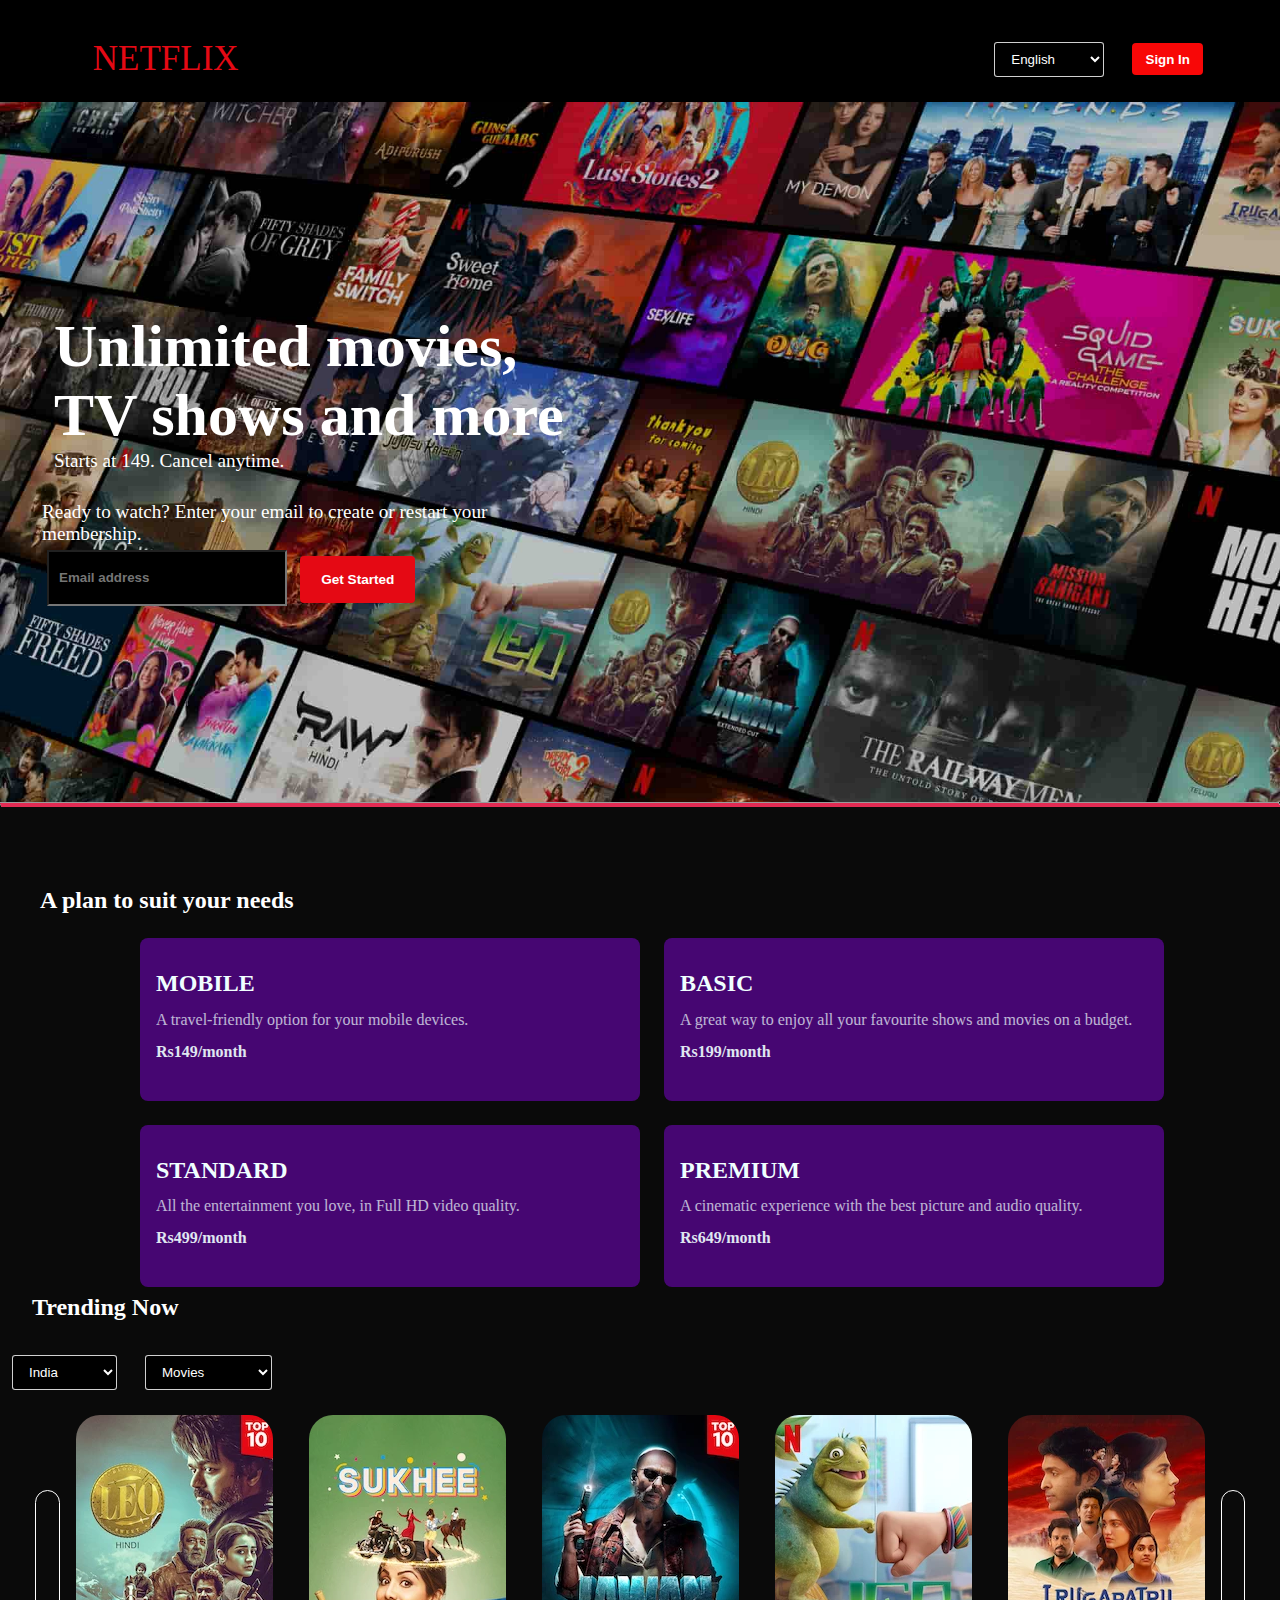
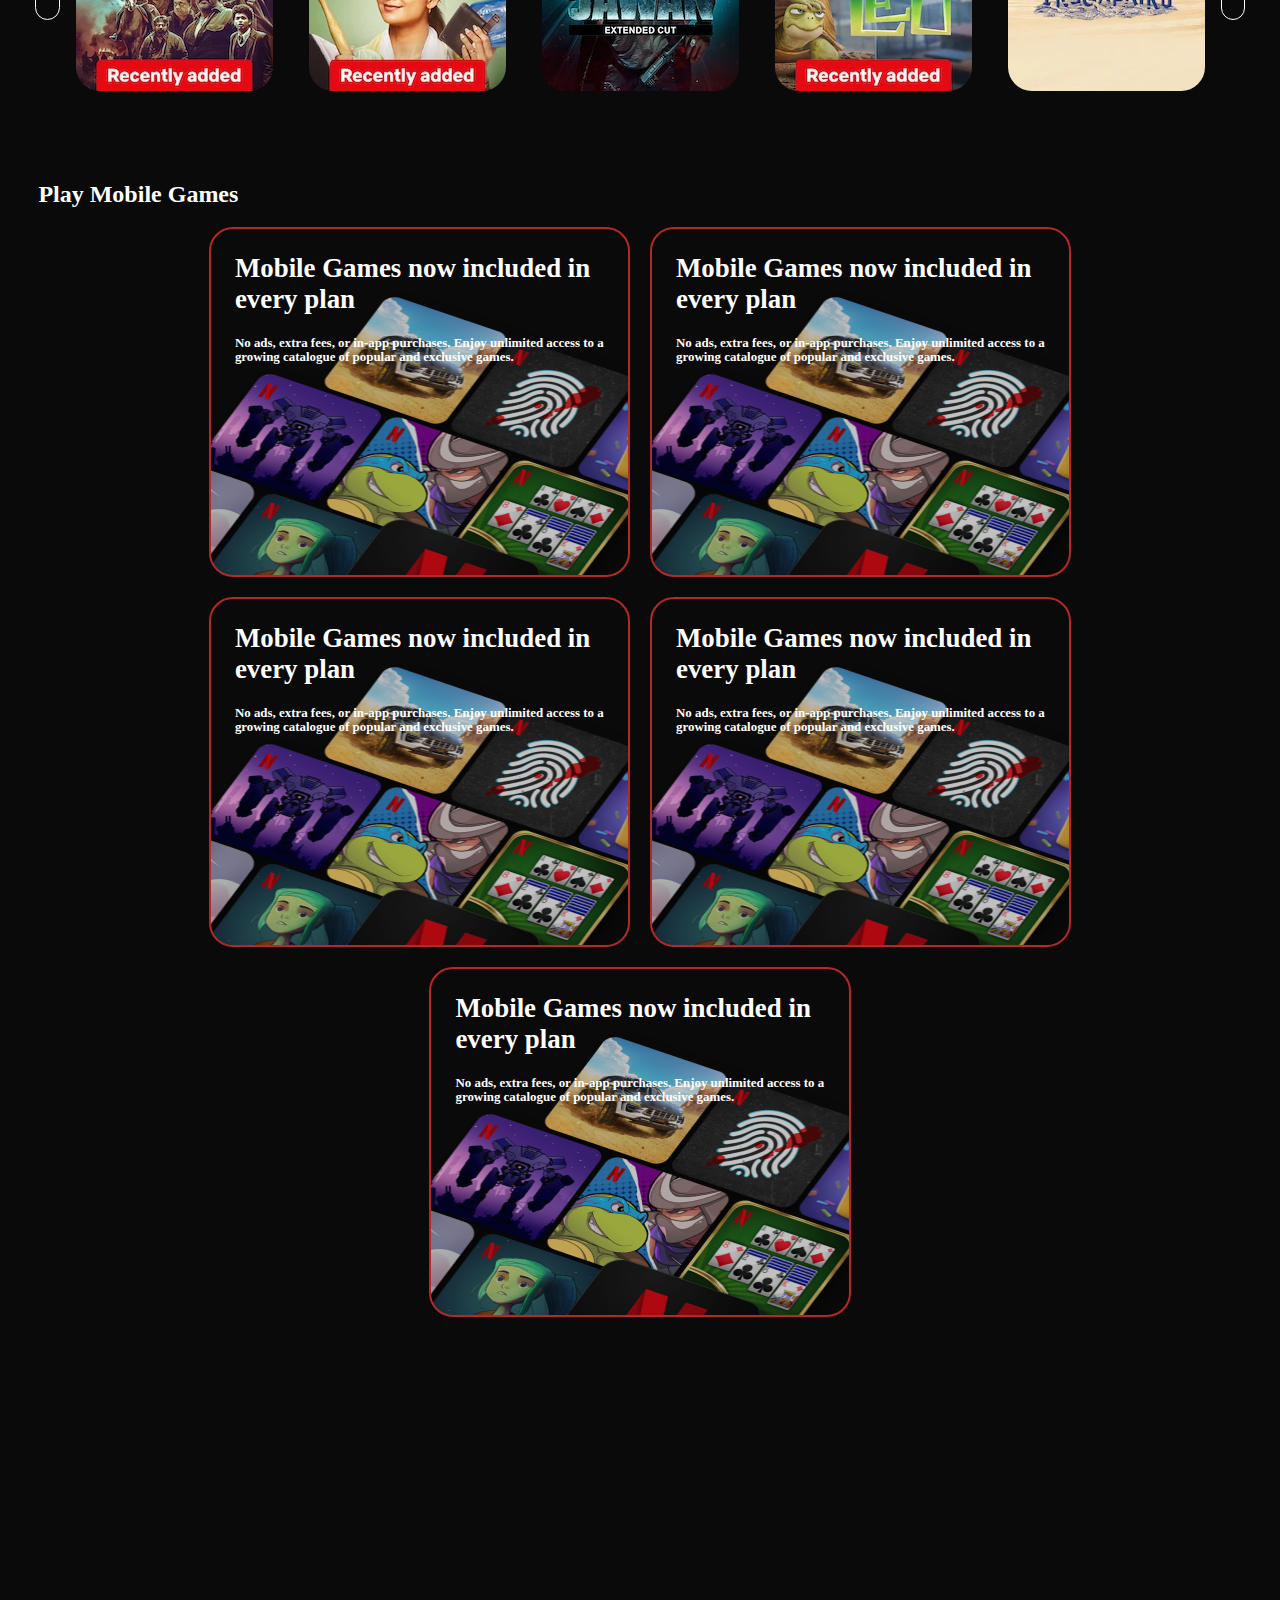
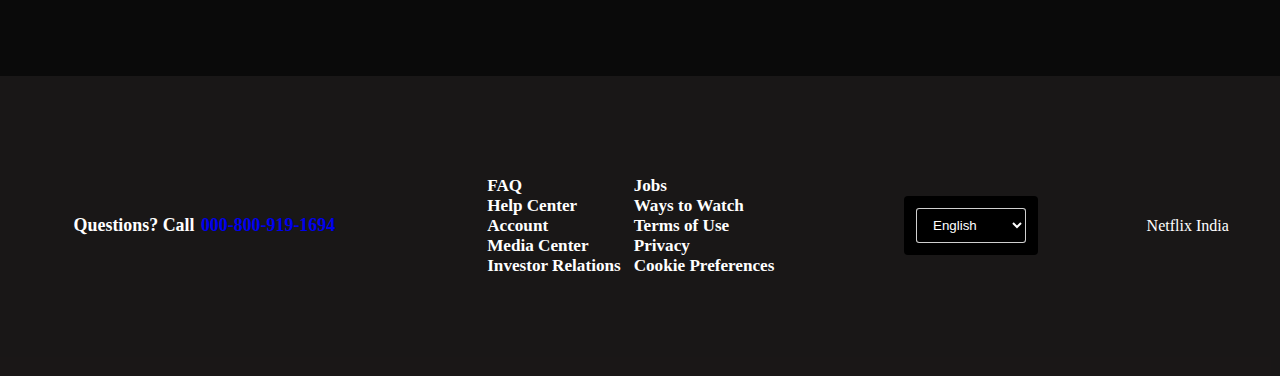
<file: index.html>
<!DOCTYPE html>
<html lang="en">
<head>
    <meta charset="UTF-8">
    <meta name="viewport" content="width=device-width, initial-scale=1.0">
    <title>Netflix Clone Project</title>
    <link rel="stylesheet" href="styles.css">
    <link rel="stylesheet" href="https://cdnjs.cloudflare.com/ajax/libs/font-awesome/6.5.0/css/all.min.css" integrity="sha512-Avb2QiuDEEvB4bZJYdft2mNjVShBftLdPG8FJ0V7irTLQ8Uo0qcPxh4Plq7G5tGm0rU+1SPhVotteLpBERwTkw==" crossorigin="anonymous" referrerpolicy="no-referrer" />
</head>
<body>
    <header>
        <div class="navbar">
            <div class="netflix-logo">NETFLIX</div>
            <div class="nav-link">
                <div class="translate">
                    <i class="fa-solid fa-language"></i>
                <select>
                    <option>English</option>
                    <option>Hindi</option>
                </select>
            </div>
            <div class="sign">
                <button>Sign In</button>
            </div>
            </div>
        </div>

        
        <div class="main">
            <div class="header2">
                <div class="main-content">
            <h2>Unlimited movies, TV shows and more</h2>
            <p>Starts at <span><i class="fa-solid fa-indian-rupee-sign"></i></span>149. Cancel anytime.</p>
        </div>
        <div class="email-section">
            <p>Ready to watch? Enter your email to create or restart your membership.</p>
            <label for="email"></label>
            <input type="email" id="email" name="usermail" placeholder="Email address" />
           <div class="button2">
            <button>Get Started <i class="fa-solid fa-chevron-right"></i></button>
        </div>
        </div>
        </div>
    </div>
    </header>
  <hr/>
      <div class="box">
        <h2>A plan to suit your needs</h2>
        <div class="card">
            <div class="card-content">
                <h2>MOBILE</h2>
                 <p>A travel-friendly option for your mobile devices.</p>
                 <h4 style="opacity: 0.9;">Rs149/month</h4>
            </div>
            <div class="card">
                <div class="card-content">
                    <h2>BASIC</h2>
                    <p>A great way to enjoy all your favourite shows and movies on a budget.</p>
                    <h4 style="opacity: 0.9;">Rs199/month</h4>
                </div>
            </div>
            <div class="card">
                <div class="card-content">
                    <h2>STANDARD</h2>
                    <p>All the entertainment you love, in Full HD video quality.</p>
                    <h4 style="opacity: 0.9;">Rs499/month</h4>
                </div>
            </div>
            <div class="card">
                <div class="card-content">
                    <h2>PREMIUM</h2>
                    <p>A cinematic experience with the best picture and audio quality.</p>
                    <h4 style="opacity: 0.9;">Rs649/month</h4>
                </div>
            </div>
        </div>
    </div>

    <div class="trend-box">
     <h2>Trending Now</h2>
     <div class="trend-select">
        <select>
            <option>India</option>
            <option>Global</option>
        </select>
        <select>
            <option>Movies</option>
            <option>TV Shows</option>
        </select>
     </div>
       <div class="trend-play">
        <button><i class="fa-solid fa-chevron-left"></i></button>
        <span class="cards">
            <img src="./netAsset/card1.webp">
            <img src="./netAsset/card2.webp">
            <img src="./netAsset/card3.webp">
            <img src="./netAsset/card4.webp">
            <img src="./netAsset/card5.webp">
        </span>
        <button><i class="fa-solid fa-chevron-right"></i></button>
       </div>
    </div>

    <div class="games">
        <h2>Play Mobile Games</h2>
        <div class="game-container">
        <div class="game-card">
            <h3>Mobile Games now included in every plan</h3>
            <p>No ads, extra fees, or in-app purchases. Enjoy unlimited access to a growing catalogue of popular and exclusive games.</p>
        </div>
        <div class="game-card">
            <h3>Mobile Games now included in every plan</h3>
            <p>No ads, extra fees, or in-app purchases. Enjoy unlimited access to a growing catalogue of popular and exclusive games.</p>
        </div>
        <div class="game-card">
            <h3>Mobile Games now included in every plan</h3>
            <p>No ads, extra fees, or in-app purchases. Enjoy unlimited access to a growing catalogue of popular and exclusive games.</p>
        </div>
        <div class="game-card">
            <h3>Mobile Games now included in every plan</h3>
            <p>No ads, extra fees, or in-app purchases. Enjoy unlimited access to a growing catalogue of popular and exclusive games.</p>
        </div>
        <div class="game-card">
            <h3>Mobile Games now included in every plan</h3>
            <p>No ads, extra fees, or in-app purchases. Enjoy unlimited access to a growing catalogue of popular and exclusive games.</p>
        </div>
    </div>
    </div>

    <footer class="footer">
        <div class="question">
            <div class="q-call">
                <span>Questions?</span>
                <span>Call<a href="#">000-800-919-1694</a></span>
            </div>
        </div>
        <div class="foot-links">
                <ul>
                   <div class="f-1">
                    <li><a href="#">FAQ</a></li>
                    <li><a href="#">Help Center</a></li>
                    <li><a href="#">Account</a></li>
                    <li><a href="#">Media Center</a></li>
                    <li><a href="#">Investor Relations</a></li>
                   </div>
                    <div class="f-2">
                        <li><a href="#">Jobs</a></li>
                    <li><a href="#">Ways to Watch</a></li>
                    <li><a href="#">Terms of Use</a></li>
                    <li><a href="#">Privacy</a></li>
                    <li><a href="#">Cookie Preferences</a></li>
                    </div>
                </ul>
        </div>
        <div class="translate">
            <i class="fa-solid fa-language"></i>
        <select>
            <option>English</option>
            <option>Hindi</option>
        </select>
    </div>
    <div><div class="end">Netflix India</div></div>
    </footer>
</body>
</html>
</file>
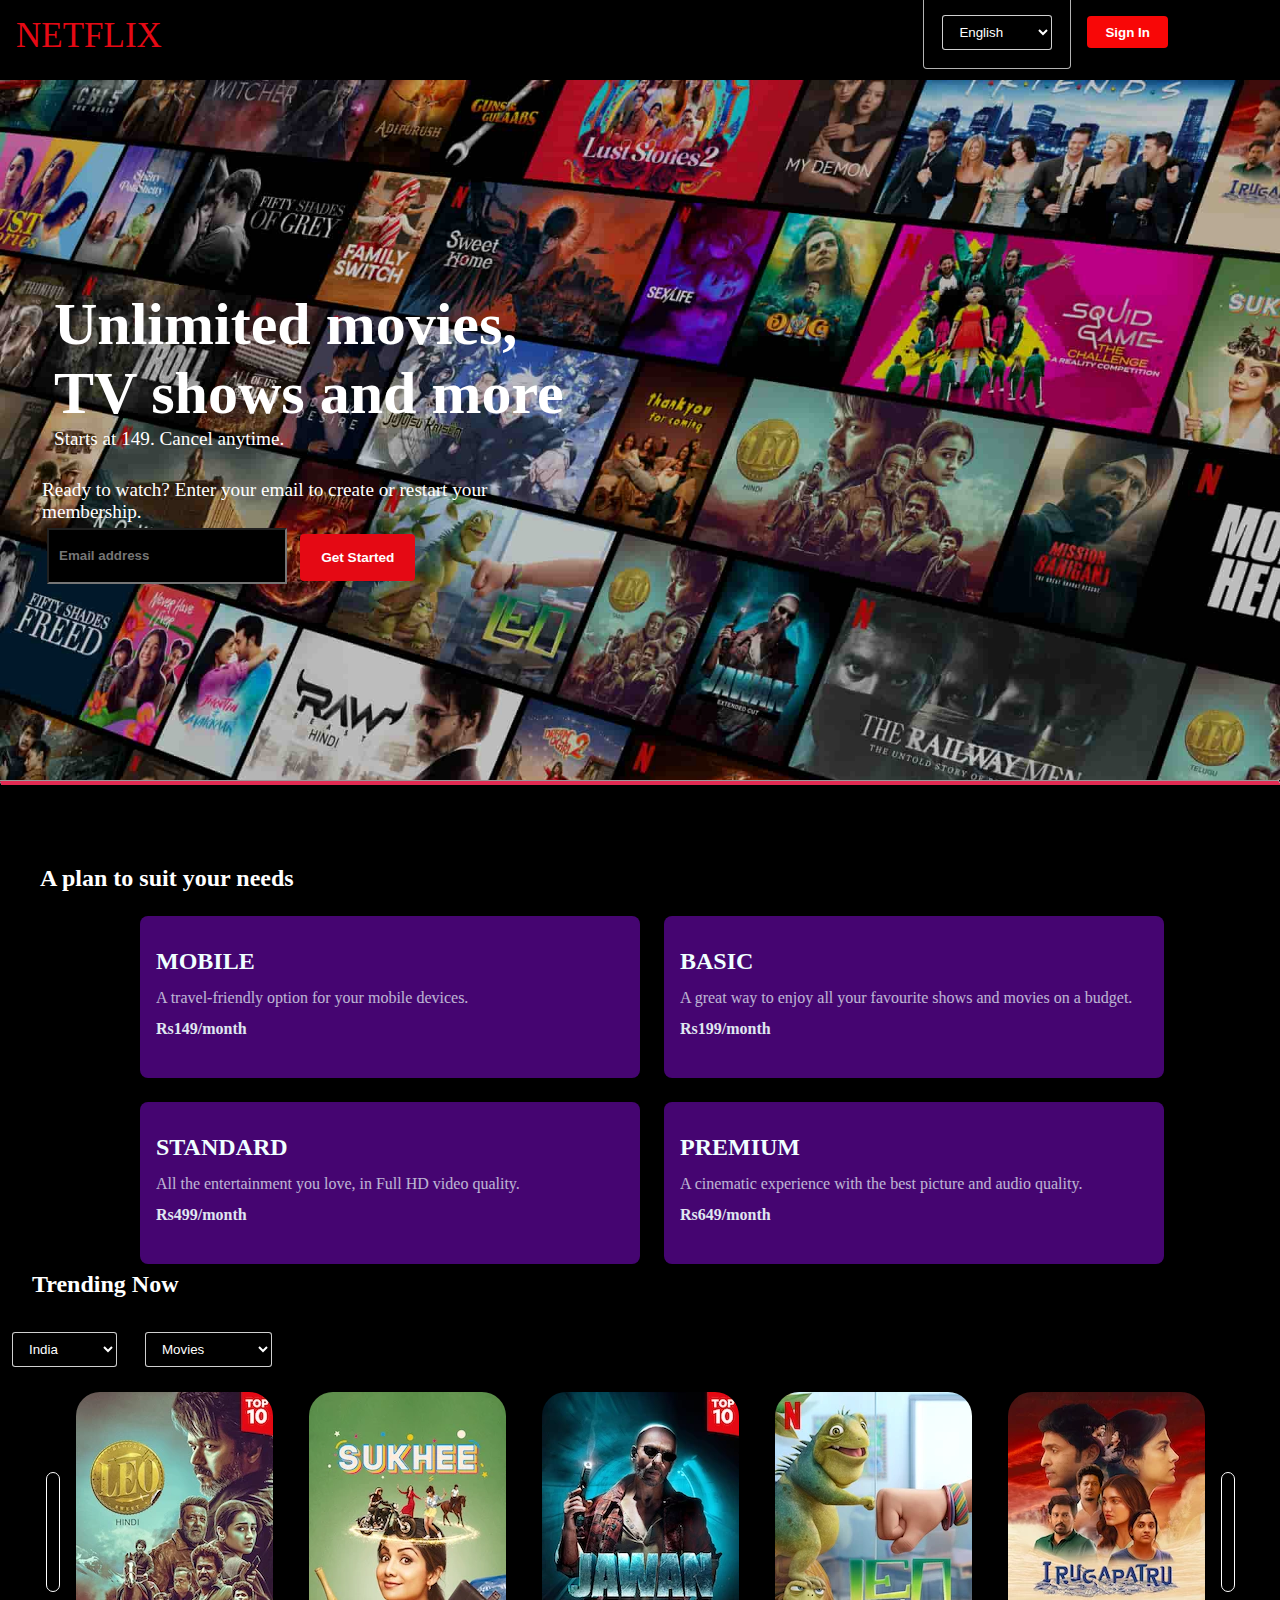
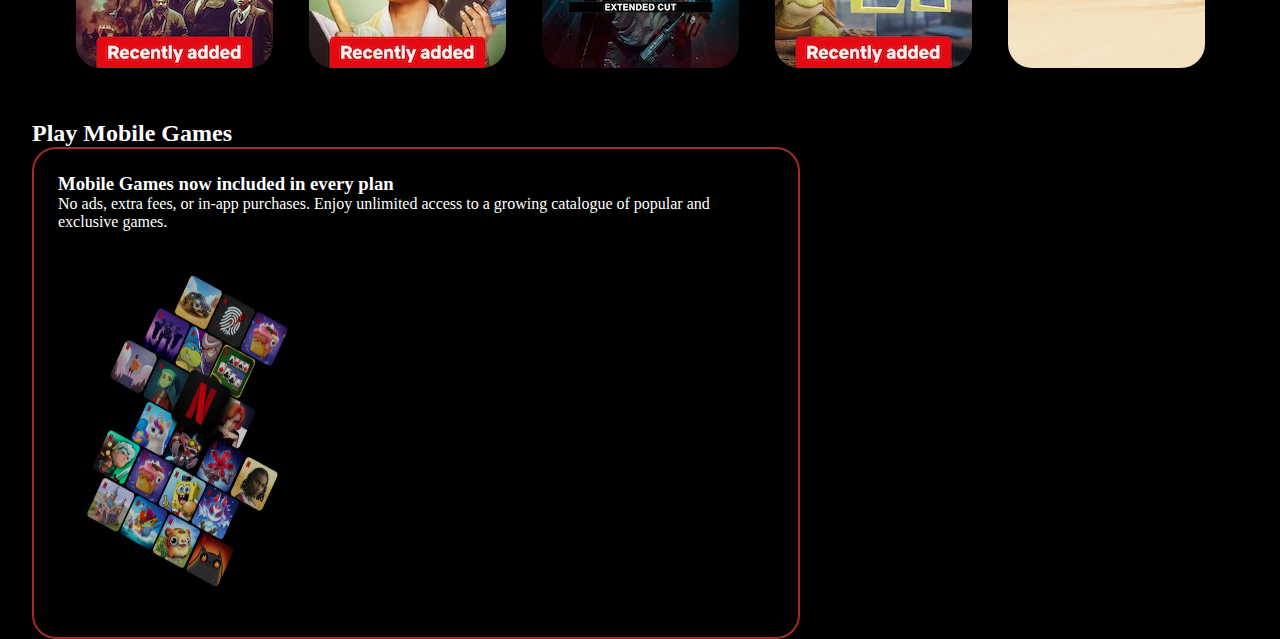
<file: netflix.html>
<!DOCTYPE html>
<html lang="en">
<head>
    <meta charset="UTF-8">
    <meta name="viewport" content="width=device-width, initial-scale=1.0">
    <title>Neflix Clone Project</title>
    <link rel="stylesheet" href="netflixC.css">
    <link rel="stylesheet" href="https://cdnjs.cloudflare.com/ajax/libs/font-awesome/6.5.0/css/all.min.css" integrity="sha512-Avb2QiuDEEvB4bZJYdft2mNjVShBftLdPG8FJ0V7irTLQ8Uo0qcPxh4Plq7G5tGm0rU+1SPhVotteLpBERwTkw==" crossorigin="anonymous" referrerpolicy="no-referrer" />
</head>
<body>
    <header>
        <div class="navbar">
            <div class="netflix-logo">NETFLIX</div>
            <div class="nav-link">
                <div class="translate">
                    <i class="fa-solid fa-language"></i>
                <select>
                    <option>English</option>
                    <option>Hindi</option>
                </select>
            </div>
            <div class="sign">
                <button>Sign In</button>
            </div>
            </div>
        </div>

        
        <div class="main">
            <div class="header2">
                <div class="main-content">
            <h2>Unlimited movies, TV shows and more</h2>
            <p>Starts at <span><i class="fa-solid fa-indian-rupee-sign"></i></span>149. Cancel anytime.</p>
        </div>
        <div class="email-section">
            <p>Ready to watch? Enter your email to create or restart your membership.</p>
            <label for="email"></label>
            <input type="email" id="email" name="usermail" placeholder="Email address" />
           <div class="button2">
            <button>Get Started <i class="fa-solid fa-chevron-right"></i></button>
        </div>
        </div>
        </div>
    </div>
    </header>
  <hr/>
      <div class="box">
        <h2>A plan to suit your needs</h2>
        <div class="card">
            <div class="card-content">
                <h2>MOBILE</h2>
                 <p>A travel-friendly option for your mobile devices.</p>
                 <h4 style="opacity: 0.9;">Rs149/month</h4>
            </div>
            <div class="card">
                <div class="card-content">
                    <h2>BASIC</h2>
                    <p>A great way to enjoy all your favourite shows and movies on a budget.</p>
                    <h4 style="opacity: 0.9;">Rs199/month</h4>
                </div>
            </div>
            <div class="card">
                <div class="card-content">
                    <h2>STANDARD</h2>
                    <p>All the entertainment you love, in Full HD video quality.</p>
                    <h4 style="opacity: 0.9;">Rs499/month</h4>
                </div>
            </div>
            <div class="card">
                <div class="card-content">
                    <h2>PREMIUM</h2>
                    <p>A cinematic experience with the best picture and audio quality.</p>
                    <h4 style="opacity: 0.9;">Rs649/month</h4>
                </div>
            </div>
        </div>
    </div>

    <div class="trend-box">
     <h2>Trending Now</h2>
     <div class="trend-select">
        <select>
            <option>India</option>
            <option>Global</option>
        </select>
        <select>
            <option>Movies</option>
            <option>TV Shows</option>
        </select>
     </div>
       <div class="trend-play">
        <button><i class="fa-solid fa-chevron-left"></i></button>
        <span class="cards">
            <img src="./netAsset/card1.webp">
            <img src="./netAsset/card2.webp">
            <img src="./netAsset/card3.webp">
            <img src="./netAsset/card4.webp">
            <img src="./netAsset/card5.webp">
        </span>
        <button><i class="fa-solid fa-chevron-right"></i></button>
       </div>
    </div>

    <div class="games">
        <h2>Play Mobile Games</h2>
        <div class="game-card">
            <div class="game-c">
            <h3>Mobile Games now included in every plan</h3>
            <p>No ads, extra fees, or in-app purchases. Enjoy unlimited access to a growing catalogue of popular and exclusive games.</p>
        </div>
            <img src="./netAsset/games.png" width="400px" height="350px">
        </div>
    </div>
</body>
</html>
</file>
<file: styles.css>
*{
    margin: 0;
    padding: 0;
    box-sizing: border-box;
}
body{
   width: 100%;
   height: 100%;
   background-color: #0a0a0a;
}
.navbar{
    height: 60px;
    width: 100vw; 
    display:flex;
    align-items: center;
    justify-content: space-between;
    padding: 4vw 6vw;
    color: white;
    background-color: black ;
}
.netflix-logo{
    color: rgb(229, 9, 20); /* rgb(229 9 20 / 50%); //pinkcontainer */
    font-size: 35px;
    font-weight: 500;
    /* height: 25px; */
    width: 45%;
    margin-left: 1rem;
    margin-top: 1rem;
        
}
.nav-link{
    /* height: 32px; */
    width: 45%;
    display: flex;
    justify-content: right;
    align-items: center;
    margin-top: 1rem;
    
}
.translate{
    /* border: 1.5px solid rgba(255, 255, 255, 0.7); */
    /* padding: 1rem; */
    display: flex;
    justify-content: space-evenly;
    align-items: center;
    background-color: black;
    color: white;
    border-radius: 4px ;
    
    
    
}
.translate i{
    width: 100%;
    border: none;
    font-size: 1.5rem;
   
   
}
.translate i:hover{
   border: 1.5px solid rgba(255, 255, 255, 1);
   
}
select{
    border: none;
    background-color: black;
    color: white;
    margin-left: 0px;

}
.sign{
    background-color: rgb(248, 7, 7);
    color: white;
    margin-left: 1rem;
    padding: 1rem 0 1rem 0;
    height: 22px;
    width: 14%;
    display: flex;
    justify-content: center;
    align-items: center;
    border-radius: 4px ;
}
button{
    background-color: inherit;
    border: none;
    color: inherit;
    font-weight: bold;

}
button:hover{
    cursor: pointer;
    background-color: rgba(172, 4, 4, 0.589);
}
 /*content*/
 
 .main{
    background-image: url(./netAsset/netbg.jpg);
    background-size: cover;
    background-color: rgba(0, 0, 0, 0.63);
    height: 700px;
    width: 100vw;
    opacity: 1;
    border-top-left-radius: 0%;
    display: flex;
    flex-direction: column;
    justify-content: center;
    /* align-items: flex-end; */
    overflow: hidden;
    
    
 }
 .header2{
    height: 96px;
    width: 45%;
    display: flex;
    flex-wrap: wrap;
    margin-bottom: 225px;
    color: white;
    font-size: 2.5rem;
    

 }
 .main-content{
   display: flex;
   flex-direction: column;
    margin-left: 42px;
    padding: 20px 12px;
 }
 .header2 span{
    font-size: 1.2rem;
 }
 .header2 p{
    font-size: 1.2rem;
 }
 .email-section{
    color: white;
    margin-left: 42px;
    padding-top: 9px;
    display: flex;
    flex-wrap: wrap;
    align-items: center;
    
 }
 input{
   display: flex;
   align-items: center;
   justify-content: center;
    height: 3.5rem;
    width: 45%;
    margin: 5px;
    padding: 10px;
    background-color: black;
    color: white;
    font-weight: bold;
    border-radius: 4px solid rgba(19, 18, 18, 0.84) ;
 }
   .button2{
      border: none;
    display: flex;
    align-items: center;
   
    color: white;
    font-weight: 400;
    height: 2.5rem;
    margin-left: 0.5rem;
    padding: 1rem 0 0.75rem 0;
    
    
 }
 .button2 button{
   display: flex;
   justify-content: center;
   align-items: center;
   border-radius: 4px;
   font-size: 0.85rem;
   width: 115px;
   background-color: rgb(229, 9, 20) ;
   padding: 1rem;
}

 hr{
    border-bottom: 4px solid rgb(226, 43, 83);
    transform: skewX(30deg);
    
 }

 /*box1*/

 /* .box{
   display: flex;
   justify-content: space-evenly;
   align-items: center;
   flex-wrap: wrap;
   background-color: black;
   color: whitesmoke;
   height: 400px;
   width: 100vw;
   margin-top: 5rem;
   
 } */

 /* .card{
   background-color: indigo;
   height: 235px;
   width: 29%;
   display: flex;
   justify-content: space-evenly;
   align-items: center;
   border-radius: 15px;
   margin: 1rem;


 } */
.box{
   display: flex;
   width: 100vw;
   height: 300px;
   color: white;
   display: inline;
   
  

}
.box >h2{ /*child selector only to select h2 of box*/
   margin-top: 5rem;
   margin-left: 2.5rem;
}
 .card{
   display: flex;
   justify-content: center;
   align-items: center;
   flex-wrap: wrap;
 }
 .card-content{
   background-color: rgba(84, 6, 139, 0.815);
   color:azure;
   width: 500px;
   border-radius: 0.5rem;
   padding: 2rem 1rem 2.5rem;
   margin-left: 1.5rem;
   margin-top: 1.5rem;
 }
 .card-content p, h4{
   opacity: 0.7;
   padding-top: 0.85rem;
 }
 /* @media(max-width: 960px){
   .card-content{
      width: 25%;
      flex-wrap: nowrap;
      display: inline;
      
   } */
/* } */
 
/*trends*/
.trend-box{
   display: flex;
   width: 100vw;
   height: 300px;
   color: white;
   display: inline;
   
}
.trend-box h2{
   line-height: 2.5rem;
   margin-left: 2rem;
}
.trend-select{
   height: 56px;
   margin-top: 1rem;
}
select{
   border: none;
   border: 1px solid rgba(245, 245, 245, 0.849);
   border-radius: 0.2rem ;
   padding: 0.5rem 2rem 0.5rem 0.75rem;
   margin: 0.75rem;
}

.trend-play button{
   display: inline;
   height: 130px;
   border: 1px solid white;
   border-radius: 1.5rem;
   padding: 0.7rem;
   
   
}
.trend-play{
   display: flex;
   justify-content: center;
   align-items: center;
}
img{
   border-radius: 1.5rem;
   margin: 1rem;
}


/*games*/
.games{
   /* background-color: aqua; */
   width: 100%;
   height: calc(100% - 300px);
   color: white;
   margin-top: 2rem;
   margin-bottom: 2.5rem;
   padding: 2.4rem;  
}
.games h2{
   margin-bottom: 1.2rem;

}
.games .game-container{
   display: flex;
   gap: 20px;
   flex-wrap: wrap;
   align-items: center;
   justify-content: center;
}
.game-card{
   width: 35%;
   height: 350px;
   border-radius: 1.5rem;
   display: flex;
   flex-direction: column;
   align-items: flex-start;
   flex-wrap: wrap;
   border: 2px solid rgb(180, 40, 40);
   padding: 1.5rem;
   background-image: url(./netAsset/games.png) ;
   background-position: top;
   
}
.game-card h3{
   font-size: 2.1vw;
   font-weight: 600;
}
.game-card p{
   font-size: 1.01vw;
   font-weight: 600;
   line-height: 1.1vw;
   margin-top: 1.3rem;

}

.footer{
width: 100%;
height: 300px;
background-color: #1d1a1ad5 ;
border-top:rgba(36, 35, 35, 0.856);
display: flex;
justify-content: space-between;
align-items:center;
margin-top: 20rem;
bottom: 0;
padding: 2.5vw 4vw;
color: #fff;

}
.footer .question{
   display: flex;
   flex-direction: column;
   padding: 1.4rem;
   font-size: 1.4vw;
   font-weight: 600;
}
.question span a{
   text-decoration: none;
   margin-left: 0.5vw;
}
.footer .foot-links{
   /* background-color: yellow; */
   padding: 1.4vw 1.65vw;
   
   
}
.foot-links ul{
   list-style-type: none;
   display: flex;
   gap: 13px;
}
.foot-links li a{
   text-decoration: none;
   font-size: 1.34vw;
   font-weight: 600;
   color: #fff;

}
</file>
<file: netflixC.css>
*{
    margin: 0;
    box-sizing: border-box;
}
body{
   background-color: black ;
}
.navbar{
    height: 80px;
    width: 100vw;
    
    display:flex;
    color: white;
}
.netflix-logo{
    color: rgb(229, 9, 20); /* rgb(229 9 20 / 50%); //pinkcontainer */
    font-size: 35px;
    font-weight: 500;
    height: 25px;
    width: 45%;
    margin-left: 1rem;
    margin-top: 1rem;
    
    
}
.nav-link{
    height: 32px;
    width: 45%;
    display: flex;
    justify-content: right;
    align-items: center;
    margin-top: 1rem;
    
}
.translate{
    border: 1.5px solid rgba(255, 255, 255, 0.7);
    padding: 6px 6px;
    display: flex;
    justify-content: space-evenly;
    align-items: center;
    background-color: black;
    color: white;
    border-radius: 4px ;
    
    
    
}
.translate i{
    width: 100%;
    border: none;
    font-size: 1.5rem;
   
   
}
.translate:hover{
   border: 1.5px solid rgba(255, 255, 255, 1);
   
}
select{
    border: none;
    background-color: black;
    color: white;
    margin-left: 0px;

}
.sign{
    background-color: rgb(248, 7, 7);
    color: white;
    margin-left: 1rem;
    padding: 1rem 0 1rem 0;
    height: 22px;
    width: 14%;
    display: flex;
    justify-content: center;
    align-items: center;
    border-radius: 4px ;
}
button{
    background-color: inherit;
    border: none;
    color: inherit;
    font-weight: bold;

}
button:hover{
    cursor: pointer;
    background-color: rgba(172, 4, 4, 0.589);
}
 /*content*/
 
 .main{
    background-image: url(./netAsset/netbg.jpg);
    background-size: cover;
    height: 700px;
    width: 100vw;
    opacity: 1;
    border-top-left-radius: 0%;
    display: flex;
    flex-direction: column;
    justify-content: center;
    /* align-items: flex-end; */
    overflow: hidden;
    
    
 }
 .header2{
    height: 96px;
    width: 45%;
    display: flex;
    flex-wrap: wrap;
    margin-bottom: 225px;
    color: white;
    font-size: 2.5rem;
    

 }
 .main-content{
   display: flex;
   flex-direction: column;
    margin-left: 42px;
    padding: 20px 12px;
 }
 .header2 span{
    font-size: 1.2rem;
 }
 .header2 p{
    font-size: 1.2rem;
 }
 .email-section{
    color: white;
    margin-left: 42px;
    padding-top: 9px;
    display: flex;
    flex-wrap: wrap;
    align-items: center;
    
 }
 input{
   display: flex;
   align-items: center;
   justify-content: center;
    height: 3.5rem;
    width: 45%;
    margin: 5px;
    padding: 10px;
    background-color: black;
    color: white;
    font-weight: bold;
    border-radius: 4px solid rgba(19, 18, 18, 0.84) ;
 }
   .button2{
      border: none;
    display: flex;
    align-items: center;
   
    color: white;
    font-weight: 400;
    height: 2.5rem;
    margin-left: 0.5rem;
    padding: 1rem 0 0.75rem 0;
    
    
 }
 .button2 button{
   display: flex;
   justify-content: center;
   align-items: center;
   border-radius: 4px;
   font-size: 0.85rem;
   width: 115px;
   background-color: rgb(229, 9, 20) ;
   padding: 1rem;
}

 hr{
    border-bottom: 4px solid rgb(226, 43, 83);
    transform: skewX(30deg);
    
 }

 /*box1*/

 /* .box{
   display: flex;
   justify-content: space-evenly;
   align-items: center;
   flex-wrap: wrap;
   background-color: black;
   color: whitesmoke;
   height: 400px;
   width: 100vw;
   margin-top: 5rem;
   
 } */

 /* .card{
   background-color: indigo;
   height: 235px;
   width: 29%;
   display: flex;
   justify-content: space-evenly;
   align-items: center;
   border-radius: 15px;
   margin: 1rem;


 } */
.box{
   display: flex;
   width: 100vw;
   height: 300px;
   color: white;
   display: inline;
   
  

}
.box >h2{ /*child selector only to select h2 of box*/
   margin-top: 5rem;
   margin-left: 2.5rem;
}
 .card{
   display: flex;
   justify-content: center;
   align-items: center;
   flex-wrap: wrap;
 }
 .card-content{
   background-color: rgba(84, 6, 139, 0.815);
   color:azure;
   width: 500px;
   border-radius: 0.5rem;
   padding: 2rem 1rem 2.5rem;
   margin-left: 1.5rem;
   margin-top: 1.5rem;
 }
 .card-content p, h4{
   opacity: 0.7;
   padding-top: 0.85rem;
 }
 /* @media(max-width: 960px){
   .card-content{
      width: 25%;
      flex-wrap: nowrap;
      display: inline;
      
   } */
/* } */
 
/*trends*/
.trend-box{
   display: flex;
   width: 100vw;
   height: 300px;
   color: white;
   display: inline;
   
}
.trend-box h2{
   line-height: 2.5rem;
   margin-left: 2rem;
}
.trend-select{
   height: 56px;
   margin-top: 1rem;
}
select{
   border: none;
   border: 1px solid rgba(245, 245, 245, 0.849);
   border-radius: 0.2rem ;
   padding: 0.5rem 2rem 0.5rem 0.75rem;
   margin: 0.75rem;
}

.trend-play button{
   display: inline;
   height: 120px;
   border: 1px solid white;
   border-radius: 1.5rem;
   
   
}
.trend-play{
   display: flex;
   justify-content: center;
   align-items: center;
}
img{
   border-radius: 1.5rem;
   margin: 1rem;
}


/*games*/
.games{
   width: 80%;
   height: 176px;
   color: white;
   margin-top: 2rem;
   margin-left: 2rem;
   
}
.game-card{
   width: 75%;
   border-radius: 1.5rem;
   display: flex;
   flex-direction: column;
   justify-content: flex-start;
   
   border: 2px solid brown;
   padding: 1.5rem;
   
}
.game-card h3{
   display: inline;
}
/* .game-c{
   display: flex;
   justify-content: flex-start;
   align-items: flex-start;
} */
.game-card img{
   width: 35%;
   
}
</file>
